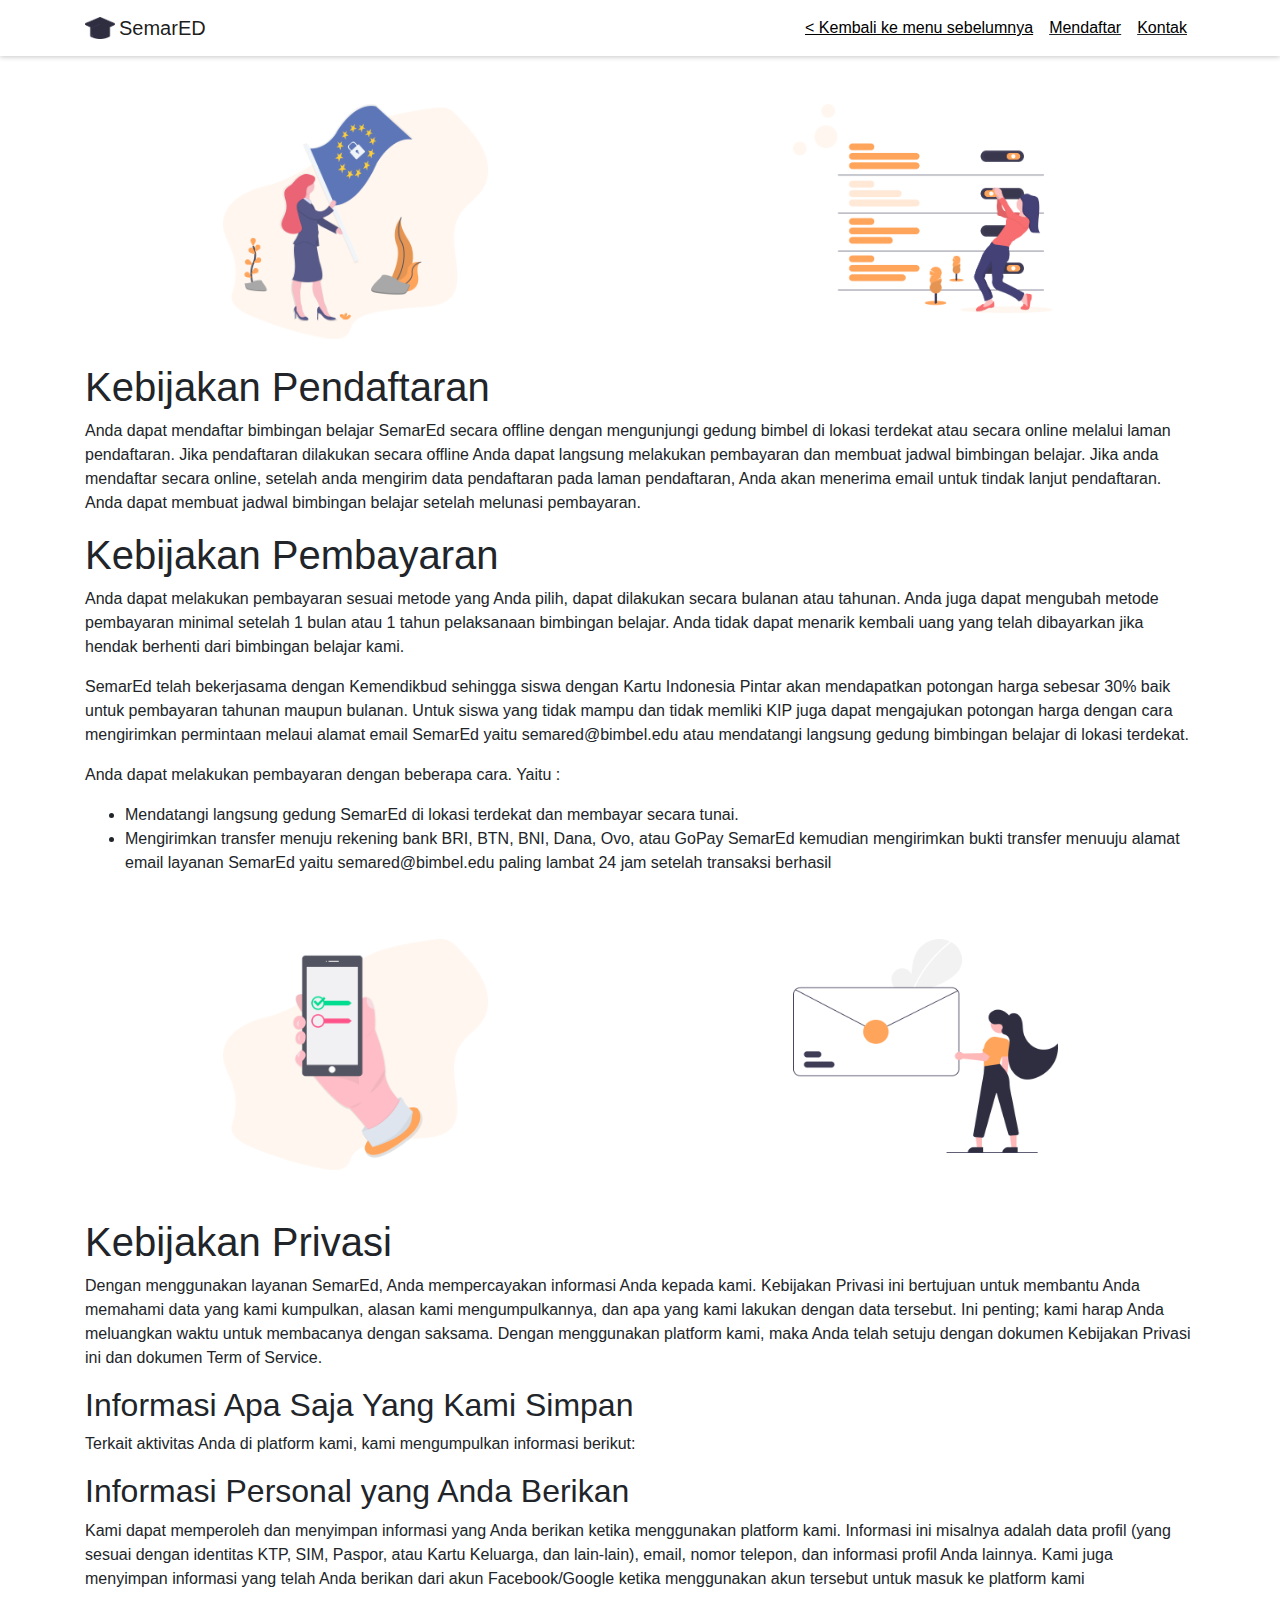
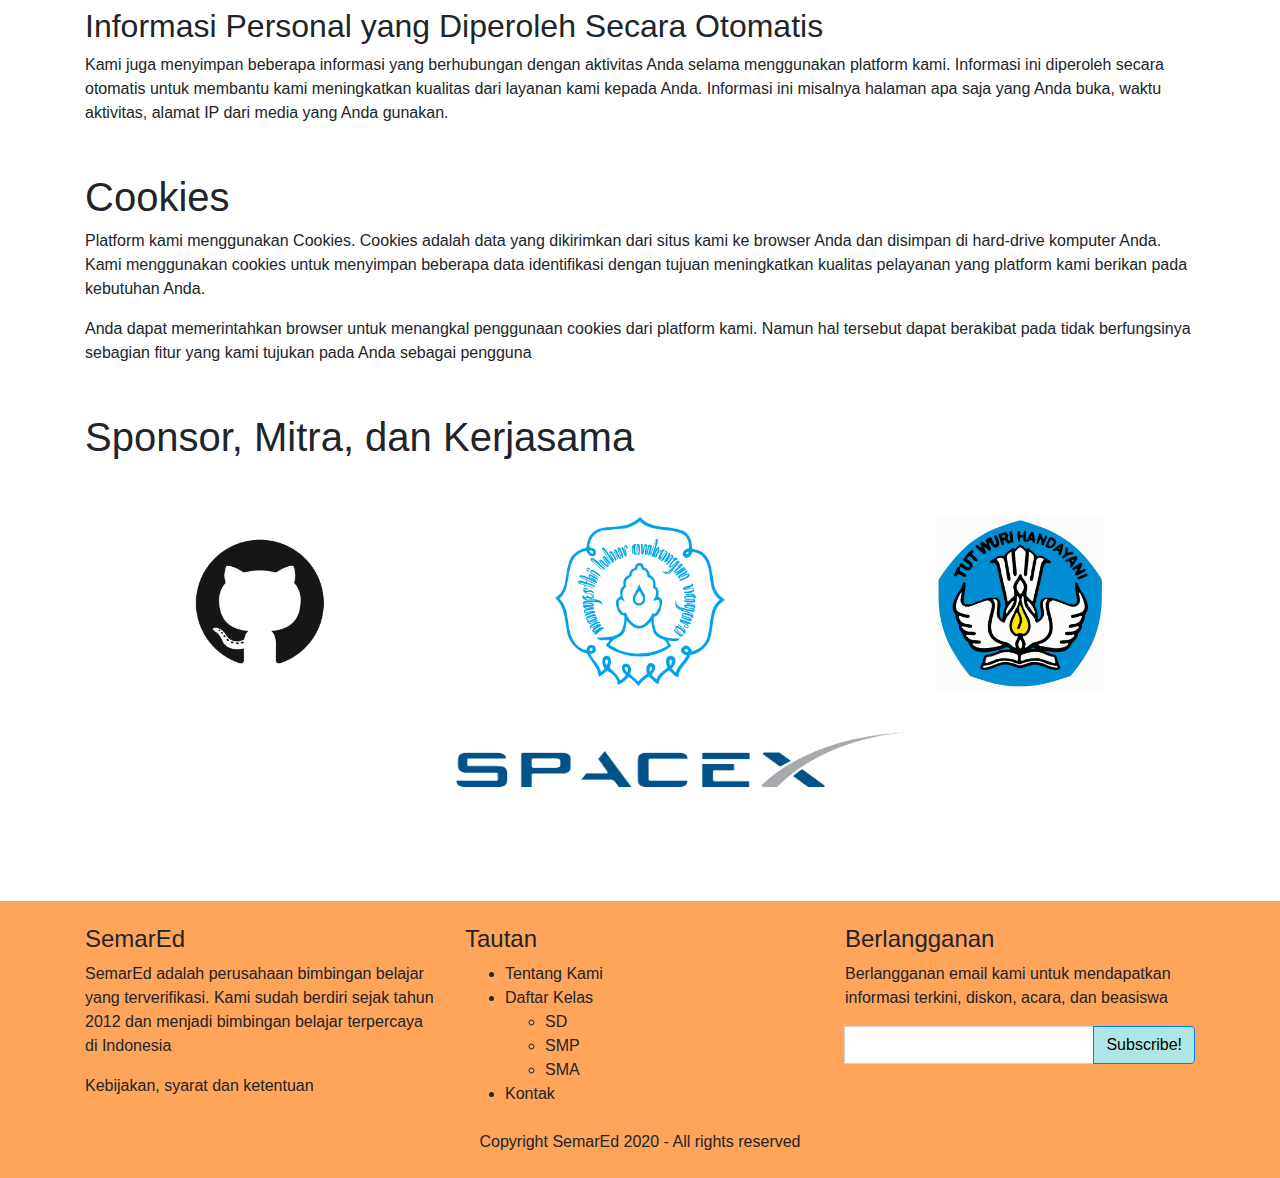
<file: kebijakan.html>
<!DOCTYPE html>
<html lang="en">
<head>
    <meta charset="UTF-8">
    <meta name="viewport" content="width=device-width, initial-scale=1.0">
    <meta property="og:image" content="assets/img/Logo.png">
    <meta property="og:type" content="website">
    <meta name="description" content="SemarEd adalah perusahaan bimbingan belajar yang terverifikasi. Kami sudah berdiri sejak tahun 2012 dan menjadi bimbingan belajar terpercaya di Indonesia">
    <title>SemarEd | Pendaftaran</title>
    <link rel="icon" type="image/png" sizes="67x49" href="assets/img/Logo.png">
    <link rel="stylesheet" href="./assets/css/bootstrap.min.css">
    <link rel="stylesheet" href="assets/css/style.css">
</head>
<body>
    <!-- Navbar -->
    <nav class="navbar navbar-light navbar-expand-md navigation-clean-button">
        <div class="container">
            <img src="assets/img/Logo.png" style="width: 30px" class="mr-1">
            <a class="navbar-brand" href="./index.html">SemarED</a>
            <button data-toggle="collapse" class="navbar-toggler" data-target="#navcol-1">
                <span class="sr-only">Toggle navigation</span>
                <span class="navbar-toggler-icon"></span>
            </button>
            <div class="collapse navbar-collapse" id="navcol-1">
                <ul class="nav navbar-nav ml-auto">
                    <li class="nav-item"><a class="nav-link black-text" href="./index.html"><u>< Kembali ke menu sebelumnya</u></a></li>
                    <li class="nav-item"><u><a class="nav-link black-text" href="./mendaftar.html">Mendaftar</a></u></li>
                    <li class="nav-item"><u><a class="nav-link black-text" href="./kontak.html">Kontak</a></u></li>
                </ul>
            </div>
        </div>
    </nav>

    <div class="container mt-5 mb-5">
        <div class="row text-center">
            <div class="col">
                <img style="width: 265px;" class="img-fluid img-responsive" src="./assets/img/undraw_gdpr_3xfb 1.png">
            </div>
            <div class="col">
                <img style="width: 265px;" class="img-fluid img-responsive" src="./assets/img/undraw_personal_settings_kihd 1.png">
            </div>
        </div>
        <div class="row mt-4">
            <div class="col">
                <h1>Kebijakan Pendaftaran</h1>
                <p>Anda dapat mendaftar bimbingan belajar SemarEd secara offline dengan mengunjungi gedung bimbel di lokasi terdekat atau secara online melalui laman pendaftaran. Jika pendaftaran dilakukan secara offline Anda dapat langsung melakukan pembayaran dan membuat jadwal bimbingan belajar. Jika anda mendaftar secara online, setelah anda mengirim data pendaftaran pada laman pendaftaran, Anda akan menerima email untuk tindak lanjut pendaftaran. Anda dapat membuat jadwal bimbingan belajar setelah melunasi pembayaran.</p>
                <h1>Kebijakan Pembayaran</h1>
                <p>Anda dapat melakukan pembayaran sesuai metode yang Anda pilih, dapat dilakukan secara bulanan atau tahunan. Anda juga dapat mengubah metode pembayaran minimal setelah 1 bulan atau 1 tahun pelaksanaan bimbingan belajar. Anda tidak dapat menarik kembali uang yang telah dibayarkan jika hendak berhenti dari bimbingan belajar kami.</p>
                <p>SemarEd telah bekerjasama dengan Kemendikbud sehingga siswa dengan Kartu Indonesia Pintar akan mendapatkan potongan harga sebesar 30% baik untuk pembayaran tahunan maupun bulanan. Untuk siswa yang tidak mampu dan tidak memliki KIP juga dapat mengajukan potongan harga dengan cara mengirimkan permintaan melaui alamat email SemarEd yaitu semared@bimbel.edu atau mendatangi langsung gedung bimbingan belajar di lokasi terdekat.</p>
                <p>Anda dapat melakukan pembayaran dengan beberapa cara. Yaitu : </p>
                <ul>
                    <li>Mendatangi langsung gedung SemarEd di lokasi terdekat dan membayar secara tunai.</li>
                    <li>Mengirimkan transfer menuju rekening bank BRI, BTN, BNI, Dana, Ovo, atau GoPay SemarEd kemudian mengirimkan bukti transfer menuuju alamat email layanan SemarEd yaitu semared@bimbel.edu paling lambat 24 jam setelah transaksi berhasil</li>
                </ul>
            </div>
        </div>
        <div class="row mt-5 text-center">
            <div class="col">
                <img style="width: 265px;" class="img-fluid img-responsive" src="./assets/img/undraw_accept_terms_4in8 1.png" alt="">
            </div>
            <div class="col">
                <img style="width: 265px;" class="img-fluid img-responsive" src="./assets/img/undraw_confidential_letter_w6ux 1.png" alt="">
            </div>
        </div>
        <div class="row mt-5 mb-5">
            <div class="col">
                <h1>Kebijakan Privasi</h1>
                <p>Dengan menggunakan layanan SemarEd, Anda mempercayakan informasi Anda kepada kami. Kebijakan Privasi ini bertujuan untuk membantu Anda memahami data yang kami kumpulkan, alasan kami mengumpulkannya, dan apa yang kami lakukan dengan data tersebut. Ini penting; kami harap Anda meluangkan waktu untuk membacanya dengan saksama. Dengan menggunakan platform kami, maka Anda telah setuju dengan dokumen Kebijakan Privasi ini dan dokumen Term of Service.</p>
                <h2>Informasi Apa Saja Yang Kami Simpan</h2>
                <p>Terkait aktivitas Anda di platform kami, kami mengumpulkan informasi berikut:</p>
                <h2>Informasi Personal yang Anda Berikan</h2>
                <p>Kami dapat memperoleh dan menyimpan informasi yang Anda berikan ketika menggunakan platform kami. Informasi ini misalnya adalah data profil (yang sesuai dengan identitas KTP, SIM, Paspor, atau Kartu Keluarga, dan lain-lain), email, nomor telepon, dan informasi profil Anda lainnya. Kami juga menyimpan informasi yang telah Anda berikan dari akun Facebook/Google ketika menggunakan akun tersebut untuk masuk ke platform kami</p>
                <h2>Informasi Personal yang Diperoleh Secara Otomatis</h2>
                <p>Kami juga menyimpan beberapa informasi yang berhubungan dengan aktivitas Anda selama menggunakan platform kami. Informasi ini diperoleh secara otomatis untuk membantu kami meningkatkan kualitas dari layanan kami kepada Anda. Informasi ini misalnya halaman apa saja yang Anda buka, waktu aktivitas, alamat IP dari media yang Anda gunakan.</p>
                <h1 class="mt-5">Cookies</h1>
                <p>Platform kami menggunakan Cookies. Cookies adalah data yang dikirimkan dari situs kami ke browser Anda dan disimpan di hard-drive komputer Anda. Kami menggunakan cookies untuk menyimpan beberapa data identifikasi dengan tujuan meningkatkan kualitas pelayanan yang platform kami berikan pada kebutuhan Anda.</p>
                <p>Anda dapat memerintahkan browser untuk menangkal penggunaan cookies dari platform kami. Namun hal tersebut dapat berakibat pada tidak berfungsinya sebagian fitur yang kami tujukan pada Anda sebagai pengguna</p>
                <h1 class="mt-5">Sponsor, Mitra, dan Kerjasama</h1>
            </div>
        </div>
        <div class="row text-center">
            <div class="col">
                <img style="width: 170px;" class="img-fluid img-responsive" src="./assets/img/GitHub-Mark.png" alt="">
            </div>
            <div class="col">
                <img style="width: 170px;" class="img-fluid img-responsive" src="./assets/img/uns.png" alt="">
            </div>
            <div class="col">
                <img style="width: 170px;" class="img-fluid img-responsive" src="./assets/img/kemendikbud.png" alt="">
            </div>
        </div>
        <div class="row">
            <div class="col text-center">
                <img style="width: 600px;" class="img-fluid img-responsive" src="./assets/img/spacex.png" alt="">
            </div>
        </div>
    </div>

    <!-- Footer -->
    <div class="main-bg mt-3 pt-4 pb-2">
        <div class="container">
            <div class="row">
                <div class="col-md-4">
                    <h4>SemarEd</h4>
                    <p>SemarEd adalah perusahaan bimbingan belajar yang terverifikasi. Kami sudah berdiri sejak tahun 2012 dan menjadi bimbingan belajar terpercaya di Indonesia</p>
                    <a class="text-body" href="#">Kebijakan, syarat dan ketentuan</a>
                </div>
                <div class="col-md-4">
                    <h4>Tautan</h4>
                    <ul>
                        <li><a class="text-body" href="#tentang-kami">Tentang Kami<br></a></li>
                        <li class="text-body"><a class="text-body" href="#daftar-kelas">Daftar Kelas<br></a>
                            <ul class="text-body">
                                <li class="text-body"><a class="text-body" href="#">SD</a></li>
                                <li class="text-body"><a class="text-body" href="#">SMP</a></li>
                                <li class="text-body"><a class="text-body" href="#">SMA</a></li>
                            </ul>
                        </li>
                        <li><a class="text-body" href="#kontak">Kontak</a></li>
                    </ul>
                </div>
                <div class="col-md-4">
                    <h4>Berlangganan</h4>
                    <p>Berlangganan email kami untuk mendapatkan informasi terkini, diskon, acara, dan beasiswa<br></p>
                    <div class="input-group">
                        <div class="input-group-prepend"></div><input class="form-control" type="text">
                        <div class="input-group-append"><button class="btn btn-primary" type="button" style="background: #aee6e6;color: #000000;">Subscribe!</button></div>
                    </div>
                </div>
            </div>
        <div class="row">
            <div class="col text-center">
                <p class="mt-2">Copyright SemarEd 2020 - All rights reserved</p>
            </div>
        </div>
    </div>
    </div>

    <script src="./assets/js/jquery-3.5.1.js"></script>
    <script src="./assets/js/bootstrap.min.js"></script>
</body>
</html>
</file>
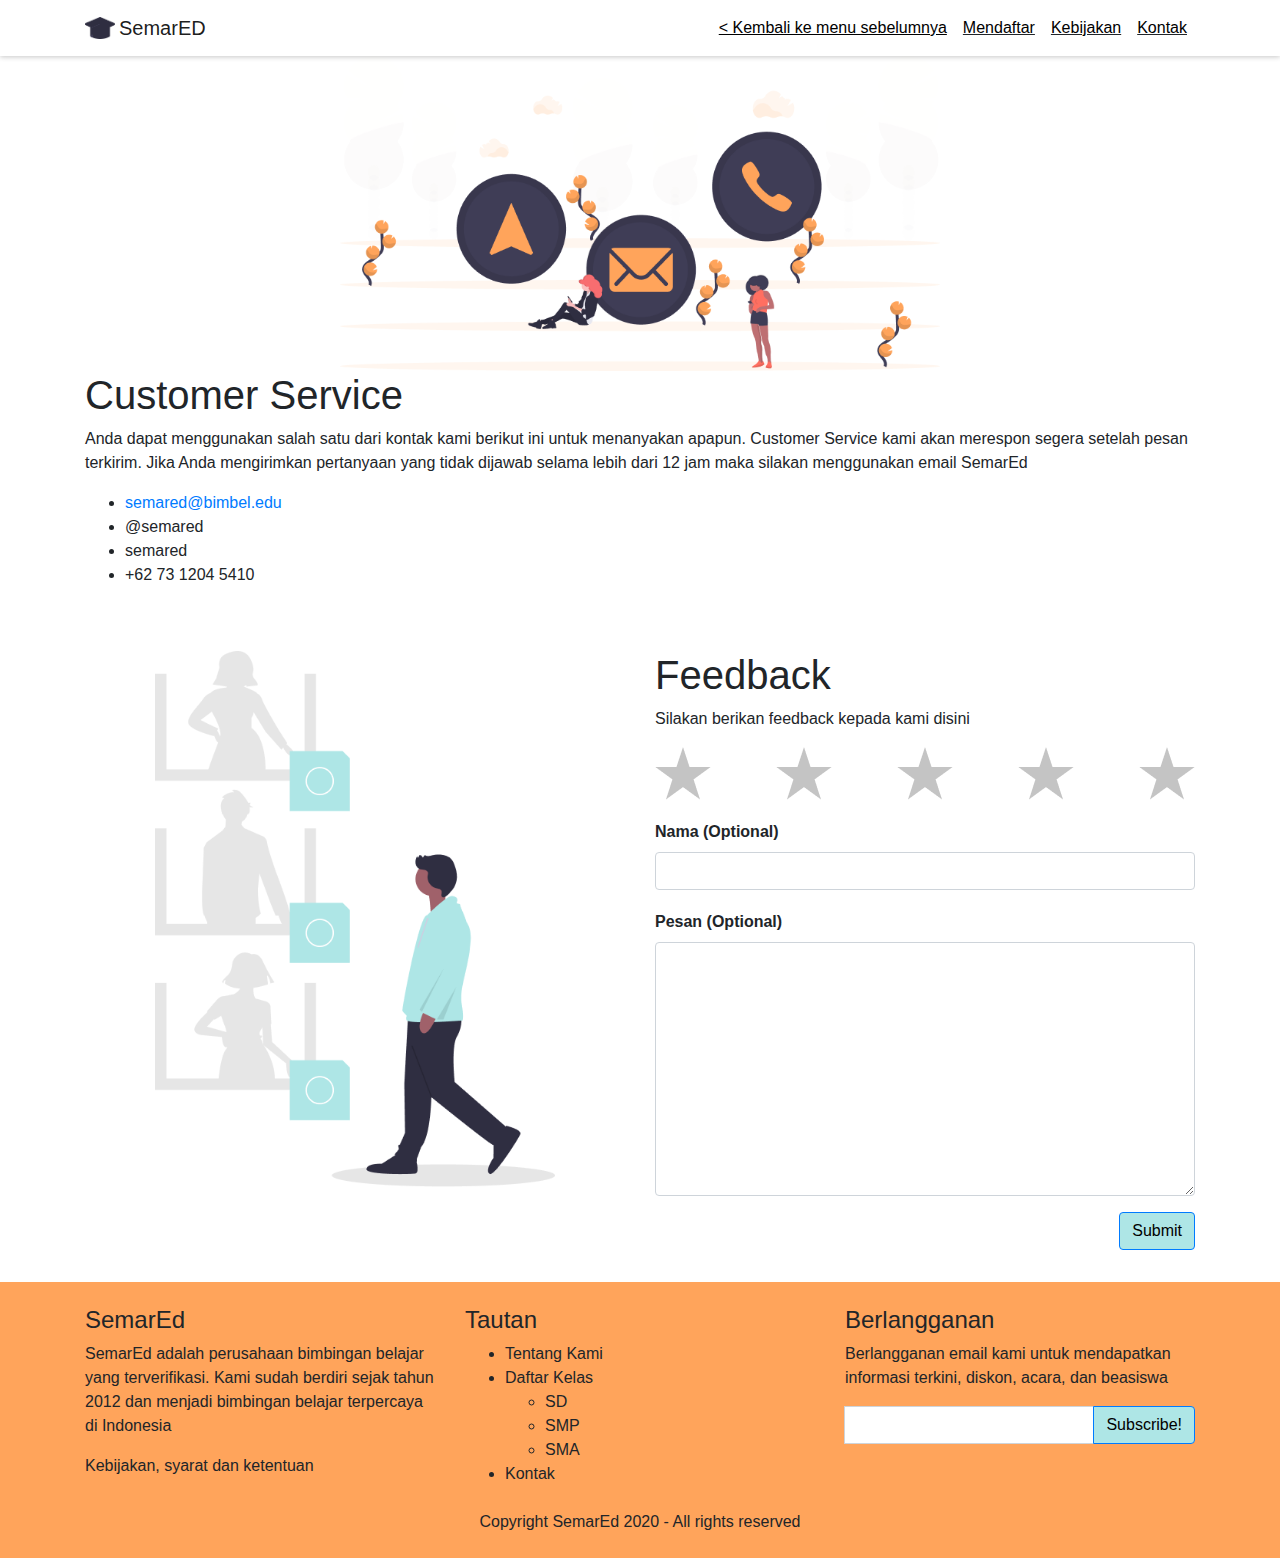
<file: kontak.html>
<!DOCTYPE html>
<html lang="en">
<head>
    <meta charset="UTF-8">
    <meta name="viewport" content="width=device-width, initial-scale=1.0">
    <meta property="og:image" content="assets/img/Logo.png">
    <meta property="og:type" content="website">
    <meta name="description" content="SemarEd adalah perusahaan bimbingan belajar yang terverifikasi. Kami sudah berdiri sejak tahun 2012 dan menjadi bimbingan belajar terpercaya di Indonesia">
    <title>SemarEd | Pendaftaran</title>
    <link rel="icon" type="image/png" sizes="67x49" href="assets/img/Logo.png">
    <link rel="stylesheet" href="./assets/css/bootstrap.min.css">
    <link rel="stylesheet" href="assets/css/style.css">
</head>
<body>
    <!-- Navbar -->
    <nav class="navbar navbar-light navbar-expand-md navigation-clean-button">
        <div class="container">
            <img src="assets/img/Logo.png" style="width: 30px" class="mr-1">
            <a class="navbar-brand" href="./index.html">SemarED</a>
            <button data-toggle="collapse" class="navbar-toggler" data-target="#navcol-1">
                <span class="sr-only">Toggle navigation</span>
                <span class="navbar-toggler-icon"></span>
            </button>
            <div class="collapse navbar-collapse" id="navcol-1">
                <ul class="nav navbar-nav ml-auto">
                    <li class="nav-item"><a class="nav-link black-text" href="./index.html"><u>< Kembali ke menu sebelumnya</u></a></li>
                    <li class="nav-item"><u><a class="nav-link black-text" href="./mendaftar.html">Mendaftar</a></u></li>
                    <li class="nav-item"><u><a class="nav-link black-text" href="./kebijakan.html">Kebijakan</a></u></li>
                    <li class="nav-item"><u><a class="nav-link black-text" href="./kontak.html">Kontak</a></u></li>
                </ul>
            </div>
        </div>
    </nav>

    <div class="container">
        <div class="row">
            <div class="col">
                <div class="text-center">
                    <img style="width: 600px;" class="img-fluid img-responsive" src="./assets/img/undraw_contact_us_15o2 1.png" alt="">
                </div>
                <h1>Customer Service</h1>
                <p>Anda dapat menggunakan salah satu dari kontak kami berikut ini untuk menanyakan apapun. Customer Service kami akan merespon segera setelah pesan terkirim. Jika Anda mengirimkan pertanyaan yang tidak dijawab selama lebih dari 12 jam maka silakan menggunakan email SemarEd</p>
                <ul>
                    <li><a href="mailto:semared@bimbel.edu">semared@bimbel.edu</a></li>
                    <li>@semared</li>
                    <li>semared</li>
                    <li>+62 73 1204 5410</li>
                </ul>
            </div>
        </div>
        <div class="row mt-5">
            <div class="col text-center">
                <img style="width: 400px;" class="img-fluid img-responsive" src="./assets/img/Group 2.png" alt="">
            </div>
            <div class="col">
                <h1>Feedback</h1>
                <p>Silakan berikan feedback kepada kami disini</p>
                <div class="row">
                    <div class="col d-flex justify-content-between">
                        <img src="./assets/img/Star 1.png" alt="">
                        <img src="./assets/img/Star 1.png" alt="">
                        <img src="./assets/img/Star 1.png" alt="">
                        <img src="./assets/img/Star 1.png" alt="">
                        <img src="./assets/img/Star 1.png" alt="">
                    </div>
                </div>
                <form class="form-group">
                    <label for="nama">Nama (Optional)</label>
                    <input class="form-control" type="text">
                    <label for="pesan">Pesan (Optional)</label>
                    <textarea class="form-control" name="pesan" id="" cols="30" rows="10"></textarea>
                    <div class="text-right">
                        <button class="btn btn-primary blue-bg black-text mt-3" type="submit">Submit</button>
                    </div>
                </form>
            </div>
        </div>
    </div>

    <!-- Footer -->
    <div class="main-bg mt-3 pt-4 pb-2">
        <div class="container">
            <div class="row">
                <div class="col-md-4">
                    <h4>SemarEd</h4>
                    <p>SemarEd adalah perusahaan bimbingan belajar yang terverifikasi. Kami sudah berdiri sejak tahun 2012 dan menjadi bimbingan belajar terpercaya di Indonesia</p>
                    <a class="text-body" href="#">Kebijakan, syarat dan ketentuan</a>
                </div>
                <div class="col-md-4">
                    <h4>Tautan</h4>
                    <ul>
                        <li><a class="text-body" href="#tentang-kami">Tentang Kami<br></a></li>
                        <li class="text-body"><a class="text-body" href="#daftar-kelas">Daftar Kelas<br></a>
                            <ul class="text-body">
                                <li class="text-body"><a class="text-body" href="#">SD</a></li>
                                <li class="text-body"><a class="text-body" href="#">SMP</a></li>
                                <li class="text-body"><a class="text-body" href="#">SMA</a></li>
                            </ul>
                        </li>
                        <li><a class="text-body" href="#kontak">Kontak</a></li>
                    </ul>
                </div>
                <div class="col-md-4">
                    <h4>Berlangganan</h4>
                    <p>Berlangganan email kami untuk mendapatkan informasi terkini, diskon, acara, dan beasiswa<br></p>
                    <div class="input-group">
                        <div class="input-group-prepend"></div><input class="form-control" type="text">
                        <div class="input-group-append"><button class="btn btn-primary" type="button" style="background: #aee6e6;color: #000000;">Subscribe!</button></div>
                    </div>
                </div>
            </div>
        <div class="row">
            <div class="col text-center">
                <p class="mt-2">Copyright SemarEd 2020 - All rights reserved</p>
            </div>
        </div>
    </div>
    </div>

    <script src="./assets/js/jquery-3.5.1.js"></script>
    <script src="./assets/js/bootstrap.min.js"></script>
</body>
</html>
</file>
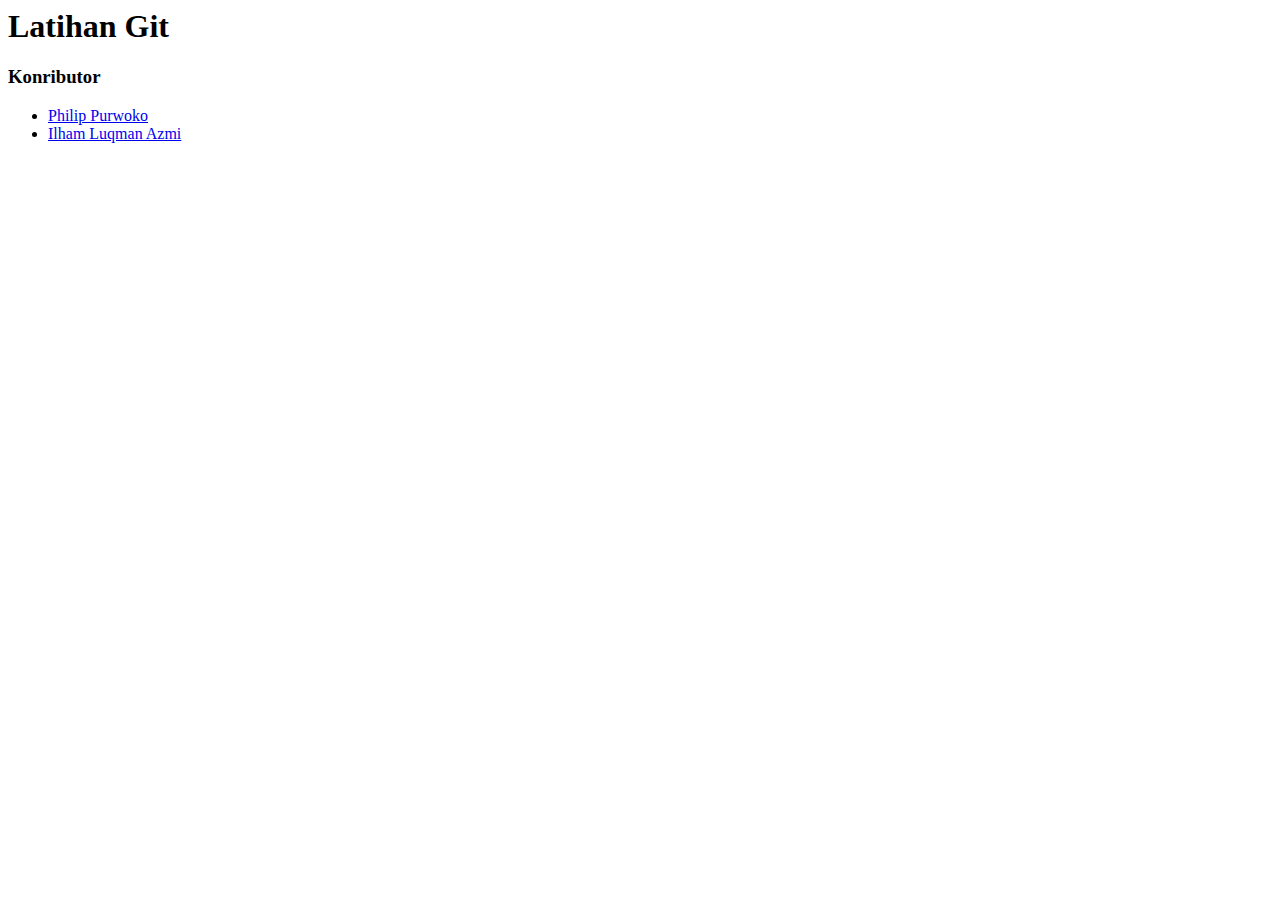
<file: Latihaan.html>
<html>

<head>
</head>

<body>
	<h1>Latihan Git</h1>
	<h3>Konributor</h3>
	<ul>
		<li><a href="https://github.com/PhilipPurwoko">Philip Purwoko</a></li>
		<li><a href="https://github.com/Ilham789">Ilham Luqman Azmi</a></li>
	</ul>
</body>

</html>
</file>
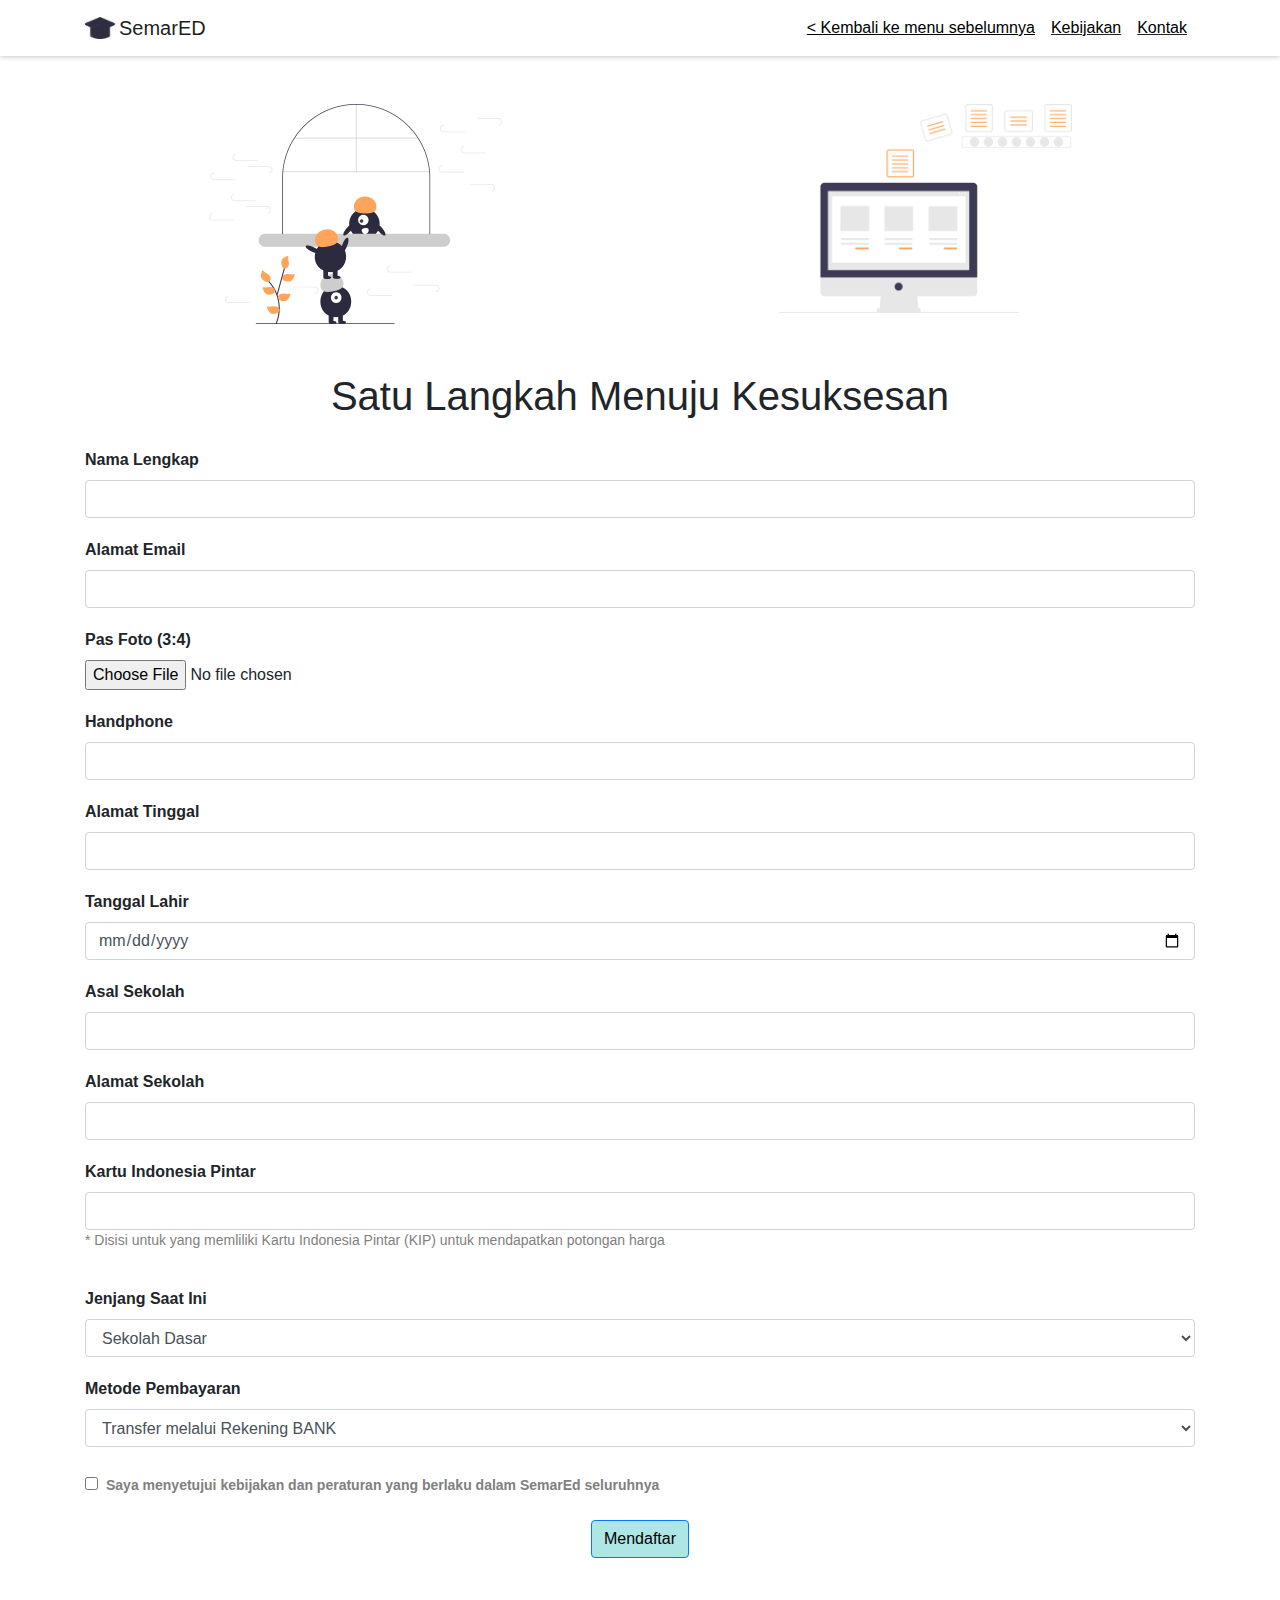
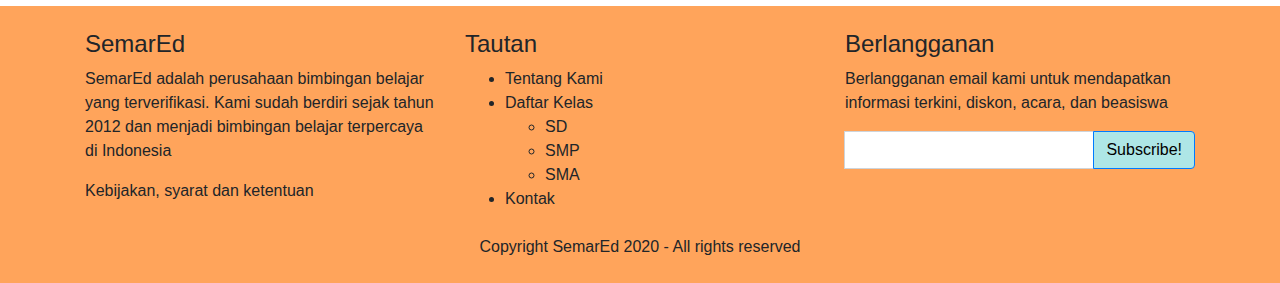
<file: mendaftar.html>
<!DOCTYPE html>
<html lang="en">
<head>
    <meta charset="UTF-8">
    <meta name="viewport" content="width=device-width, initial-scale=1.0">
    <meta property="og:image" content="assets/img/Logo.png">
    <meta property="og:type" content="website">
    <meta name="description" content="SemarEd adalah perusahaan bimbingan belajar yang terverifikasi. Kami sudah berdiri sejak tahun 2012 dan menjadi bimbingan belajar terpercaya di Indonesia">
    <title>SemarEd | Pendaftaran</title>
    <link rel="icon" type="image/png" sizes="67x49" href="assets/img/Logo.png">
    <link rel="stylesheet" href="./assets/css/bootstrap.min.css">
    <link rel="stylesheet" href="assets/css/style.css">
</head>
<body>
    <!-- Navbar -->
    <nav class="navbar navbar-light navbar-expand-md navigation-clean-button">
        <div class="container">
            <img src="assets/img/Logo.png" style="width: 30px" class="mr-1">
            <a class="navbar-brand" href="./index.html">SemarED</a>
            <button data-toggle="collapse" class="navbar-toggler" data-target="#navcol-1">
                <span class="sr-only">Toggle navigation</span>
                <span class="navbar-toggler-icon"></span>
            </button>
            <div class="collapse navbar-collapse" id="navcol-1">
                <ul class="nav navbar-nav ml-auto">
                    <li class="nav-item"><a class="nav-link black-text" href="./index.html"><u>< Kembali ke menu sebelumnya</u></a></li>
                    <li class="nav-item"><u><a class="nav-link black-text" href="./kebijakan.html">Kebijakan</a></u></li>
                    <li class="nav-item"><u><a class="nav-link black-text" href="./kontak.html">Kontak</a></u></li>
                </ul>
            </div>
        </div>
    </nav>

    <form class="container mt-5 mb-5 form-group">
        <div class="row text-center">
            <div class="col"><img width="293px" src="./assets/img/undraw_join_of2w 1.png" class="img-fluid img-responsive"></div>
            <div class="col"><img width="293px" src="./assets/img/undraw_data_processing_yrrv 1.png" class="img-fluid img-responsive"></div>
        </div>
        <div class="row mt-5">
            <div class="col text-center">
                <h1>Satu Langkah Menuju Kesuksesan</h1>
            </div>
        </div>
        <div class="row">
            <div class="col">
                <label for="nama">Nama Lengkap</label>
                <input class="form-control" type="text" name="nama" required>
                <label for="alamat">Alamat Email</label>
                <input class="form-control" type="email" name="alamat" required>
                <label for="face">Pas Foto (3:4)</label>
                <input class="form-control-file" type="file" name="face" required>
                <label for="hp">Handphone</label>
                <input type="text" class="form-control" name="hp" required>
                <label for="alamat">Alamat Tinggal</label>
                <input type="text" class="form-control" name="alamat" required>
                <label for="ttl">Tanggal Lahir</label>
                <input type="date" class="form-control" name="ttl" required>
                <label for="asalSekolah">Asal Sekolah</label>
                <input type="text" class="form-control" name="asalSekolah" required>
                <label for="alamatSekolah">Alamat Sekolah</label>
                <input type="text" class="form-control" name="alamatSekolah" required>
                <label for="kip">Kartu Indonesia Pintar</label>
                <input type="number" class="form-control" name="kip">
                <p class="grey px14">* Disisi untuk yang memliliki Kartu Indonesia Pintar (KIP) untuk mendapatkan potongan harga</p>
                <label for="jenjang">Jenjang Saat Ini</label>
                <select class="form-control" name="jenjang" id="jenjang" required>
                    <option value="SD">Sekolah Dasar</option>
                    <option value="SMP">Sekolah Menengah Pertama</option>
                    <option value="SMA">Sekolah Menengah Atas</option>
                </select>
                <label for="pembayaran">Metode Pembayaran</label>
                <select class="form-control" name="pembayaran" id="pembayaran" required>
                    <option value="transfer">Transfer melalui Rekening BANK</option>
                    <option value="dana">Bayar melalui DANA</option>
                    <option value="ovo">Bayar melalui OVO</option>
                    <option value="gopay">Bayar melalui GoPay</option>
                </select>
                <div class="checkbox mt-2">
                    <label class="grey px14"><input type="checkbox" value="setuju" class="mr-2" required>Saya menyetujui kebijakan dan peraturan yang berlaku dalam SemarEd seluruhnya</label>
                </div>
                <div class="text-center mt-3">
                    <button class="btn btn-primary blue-bg black-text" type="submit">Mendaftar</button>
                </div>
            </div>
        </div>
    </form>

    <!-- Footer -->
    <div class="main-bg mt-3 pt-4 pb-2">
        <div class="container">
            <div class="row">
                <div class="col-md-4">
                    <h4>SemarEd</h4>
                    <p>SemarEd adalah perusahaan bimbingan belajar yang terverifikasi. Kami sudah berdiri sejak tahun 2012 dan menjadi bimbingan belajar terpercaya di Indonesia</p>
                    <a class="text-body" href="#">Kebijakan, syarat dan ketentuan</a>
                </div>
                <div class="col-md-4">
                    <h4>Tautan</h4>
                    <ul>
                        <li><a class="text-body" href="#tentang-kami">Tentang Kami<br></a></li>
                        <li class="text-body"><a class="text-body" href="#daftar-kelas">Daftar Kelas<br></a>
                            <ul class="text-body">
                                <li class="text-body"><a class="text-body" href="#">SD</a></li>
                                <li class="text-body"><a class="text-body" href="#">SMP</a></li>
                                <li class="text-body"><a class="text-body" href="#">SMA</a></li>
                            </ul>
                        </li>
                        <li><a class="text-body" href="#kontak">Kontak</a></li>
                    </ul>
                </div>
                <div class="col-md-4">
                    <h4>Berlangganan</h4>
                    <p>Berlangganan email kami untuk mendapatkan informasi terkini, diskon, acara, dan beasiswa<br></p>
                    <div class="input-group">
                        <div class="input-group-prepend"></div><input class="form-control" type="text">
                        <div class="input-group-append"><button class="btn btn-primary" type="button" style="background: #aee6e6;color: #000000;">Subscribe!</button></div>
                    </div>
                </div>
            </div>
        <div class="row">
            <div class="col text-center">
                <p class="mt-2">Copyright SemarEd 2020 - All rights reserved</p>
            </div>
        </div>
    </div>
    </div>

    <script src="./assets/js/jquery-3.5.1.js"></script>
    <script src="./assets/js/bootstrap.min.js"></script>
</body>
</html>
</file>
<file: assets/css/style.css>
html {
    scroll-behavior: smooth;
}

label {
    font-weight: bold;
    margin-top: 20px;
}

.navbar{
    box-shadow: 0px 1px 5px rgb(200,200,200);
}

.main-bg {
    background: #ffa45b;
}

.secondary-bg {
    background: #fdeed6;
}

.grey{
    color: grey;
}

.px14{
    font-size: 14px;
}

.blue-bg {
    background: #aee6e6;
}

.blue-btn{
    background: #aee6e6;
    color: #000000;
    border: 3px none #aee6e6 ;
}

.outline-blue-btn{
    color: #000000;
    background: #ffffff;
    border-width: 3px;
    border-color: #aee6e6;
}

.black-text{
    color: #000 !important;
}

.secondary-text{
    font-style: italic;
    color: rgb(150,150,150);
}

.card-container{
    padding: 20px;
    border-radius: 20px;
    margin-left: 10px;
    margin-right: 10px;
}

.class-card{
    margin: 10px;
    padding: 10px;
    background: #ffffff;
    border-radius: 20px;
    text-align: center;
}

.testimonial-text {
    font-style: italic;
    color: #000000;
    max-width: 500px;
    text-align: center;
    margin: auto;
    margin-top: 10px;
}

.contact-item div{
    text-align: center;
    background: #fdeed6;
    height: 100%;
    border: 1px solid darkgray;
    padding: 15px;
    margin: auto;
}


/* Welcome text responsive */
#main-figure-2{display: none;}
#main-figure-1{display: block;}
#main-text{margin-top: 50px;}
#pb-200{padding-bottom: 80px;}
#main-img-1{margin-top: 30px;}

@media only screen and (min-width: 768px) {
    #main-figure-2{
        display: block;
    }
    #main-figure-1{
        display: none;
    }
    #main-img-1{margin-top: 90px;}
    #main-text{margin-top: 125px;}
    #pb-200{padding-bottom: 200px;}

}

@media only screen and (max-width: 425px){
    .contact-item{
        margin-top: 20px;
    }
    #text-sambutan{
        margin-left: -10px;
        text-align: center;
    }
    #tentang-kami-title{
        text-align: center;
    }
    #cta{
        text-align: center;
        margin-left: -14px;
    }
}
</file>
